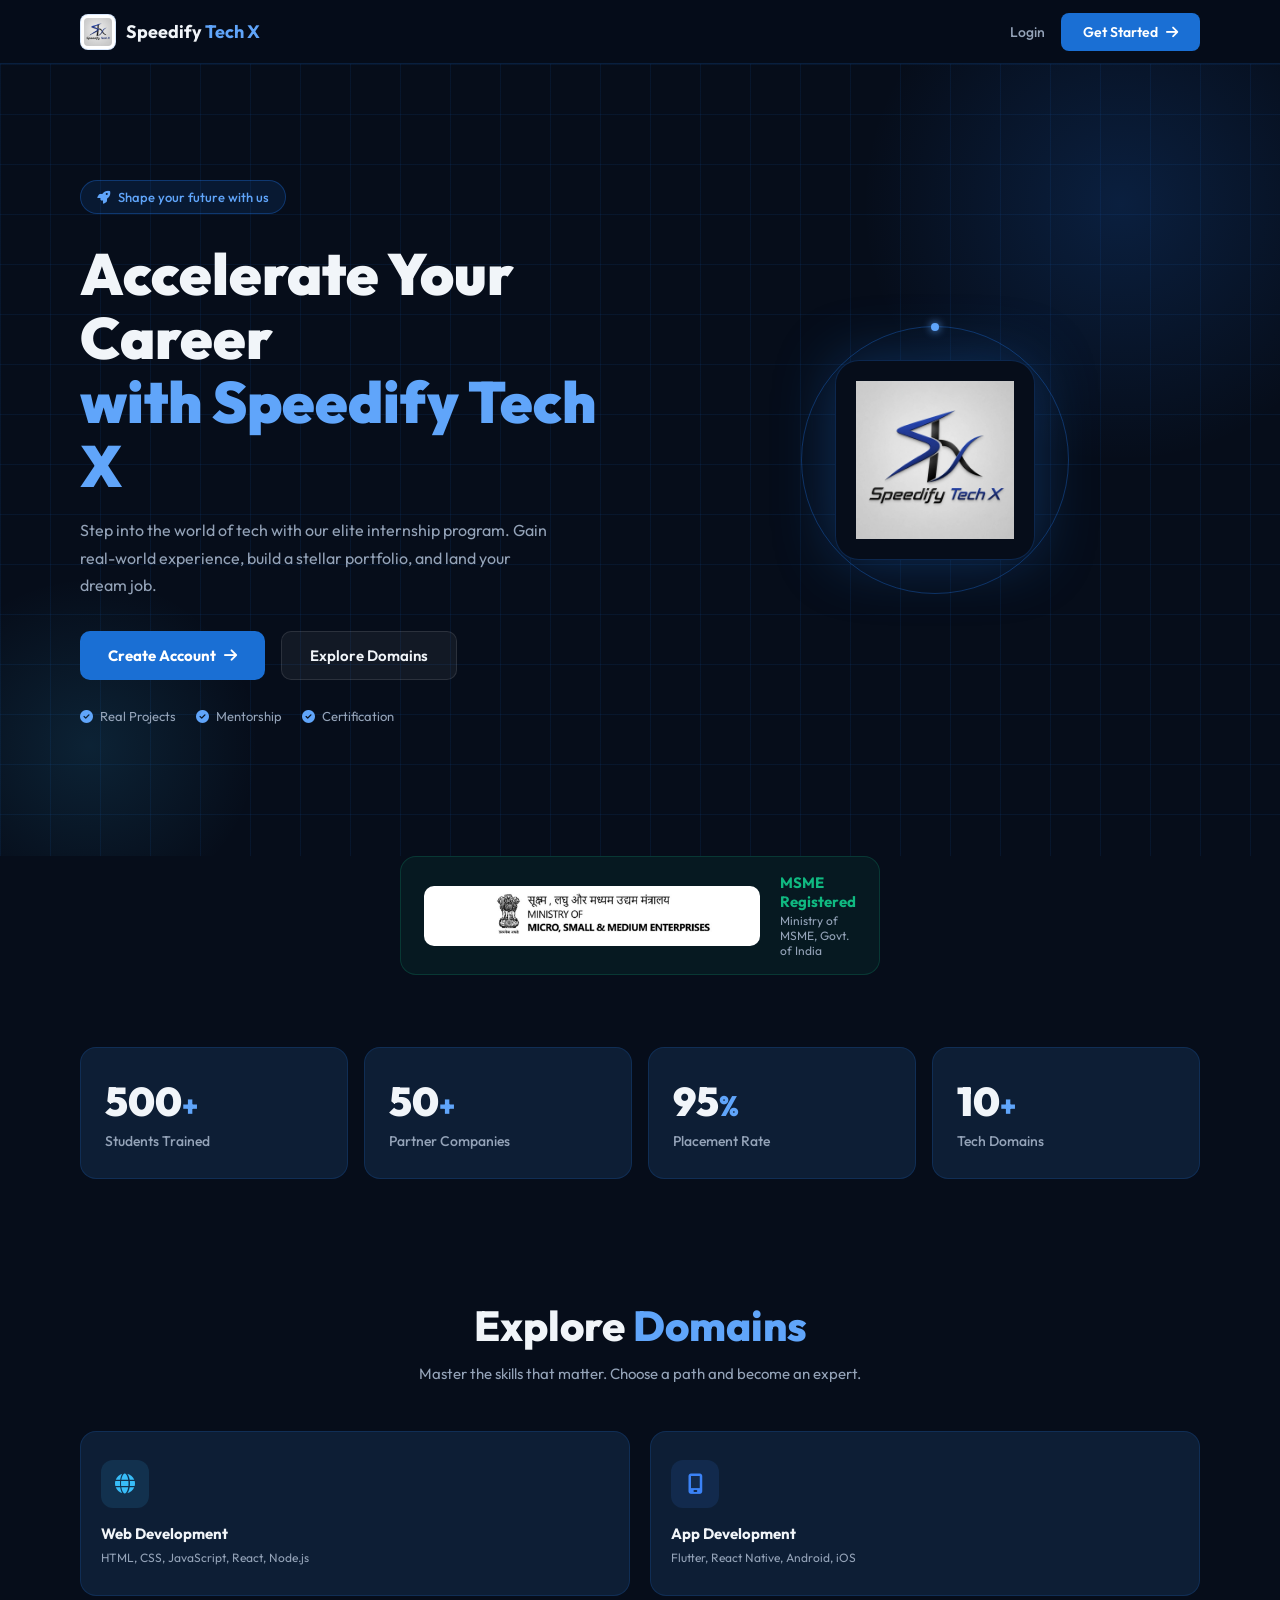
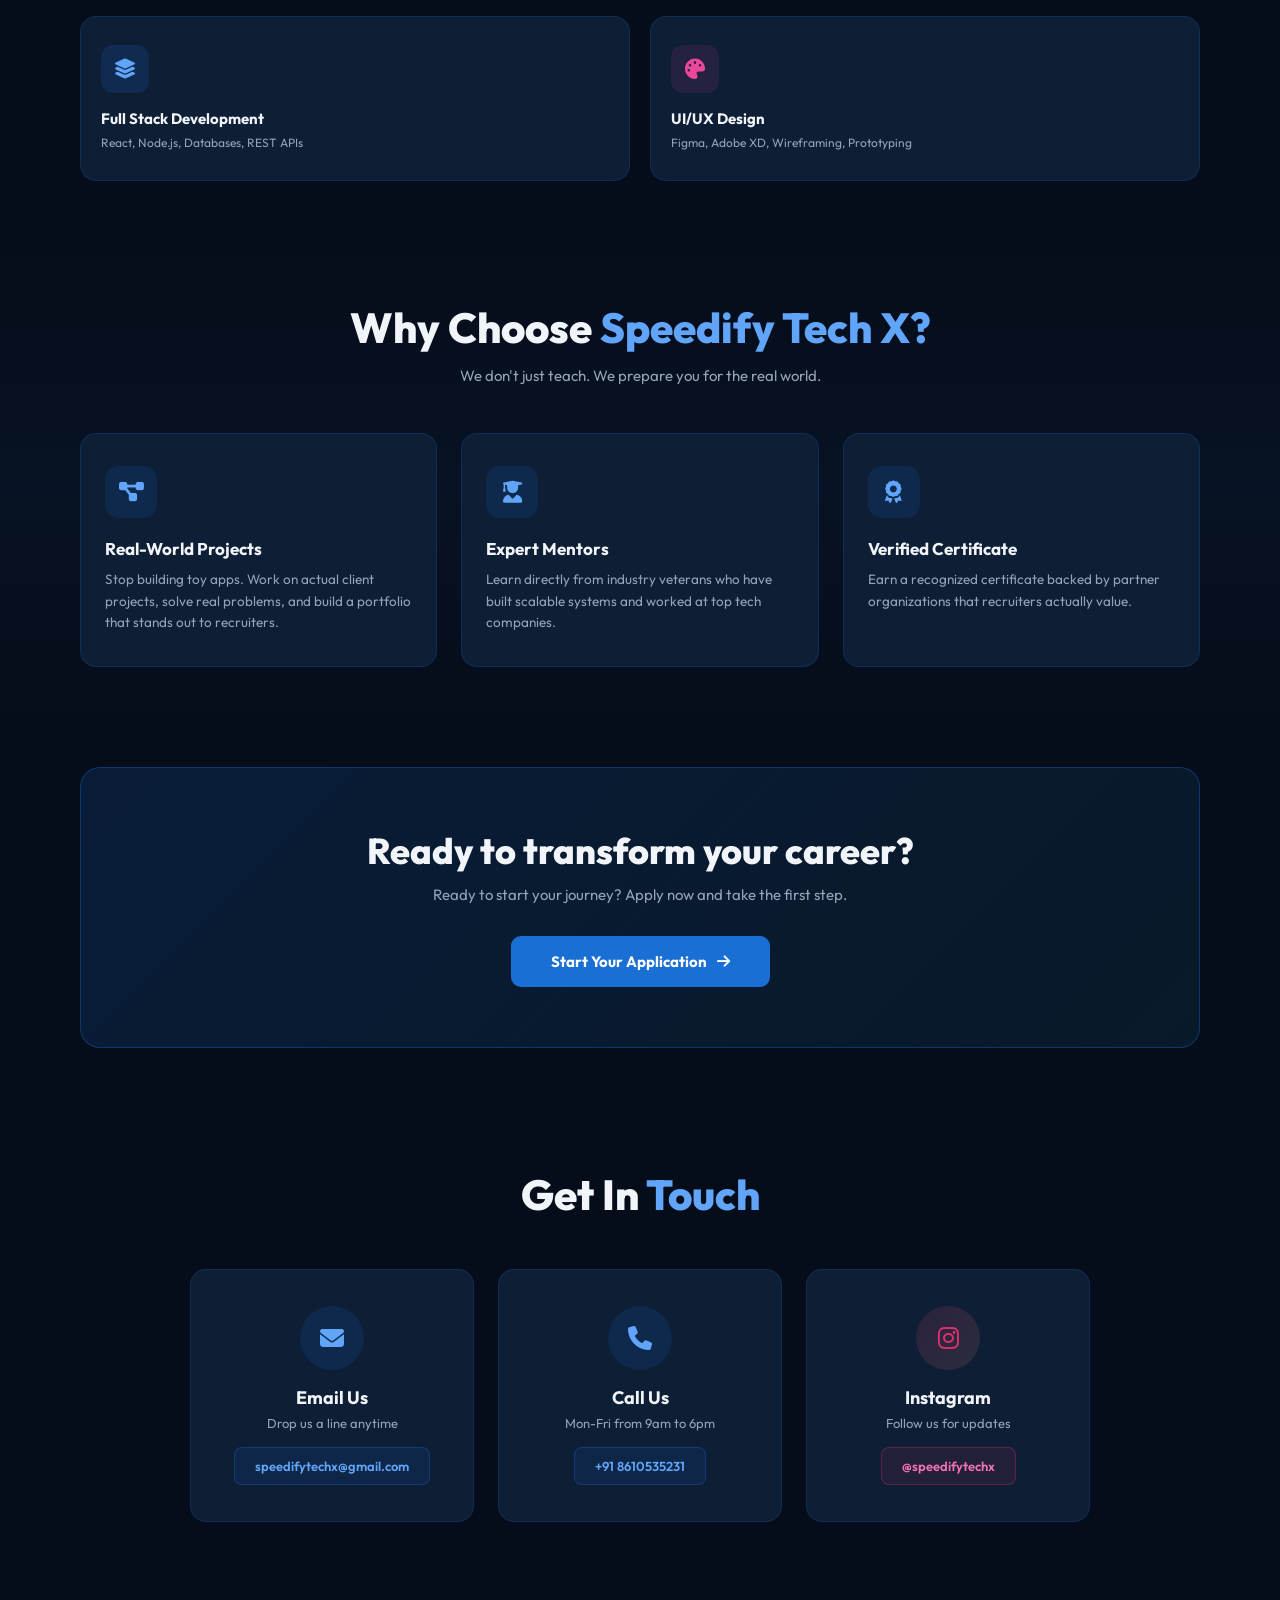
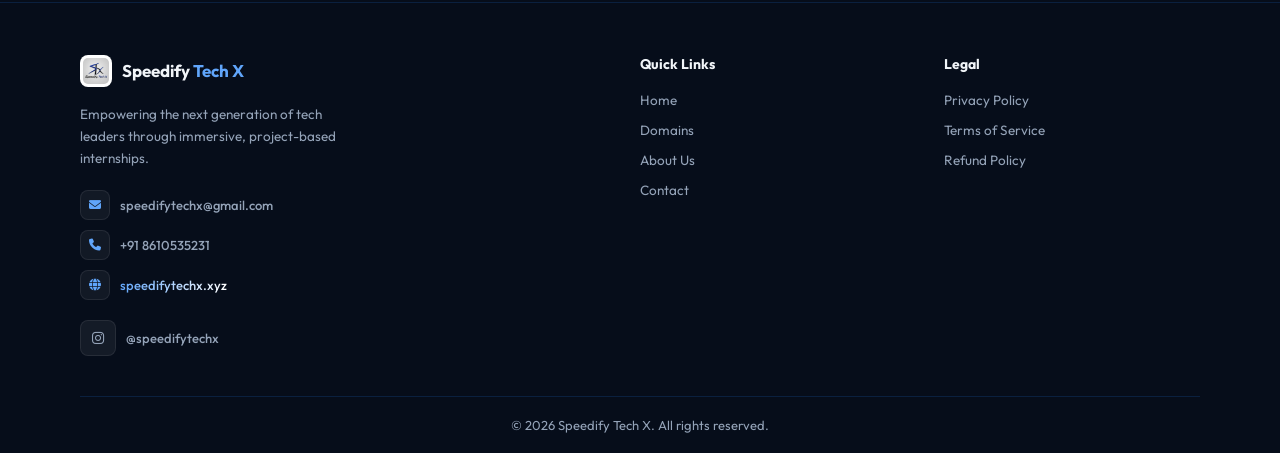
<file: landing.html>
<!DOCTYPE html>
<html lang="en">
<head>
  <meta charset="UTF-8">
  <meta name="viewport" content="width=device-width, initial-scale=1.0">
  <title>Speedify Tech X — Accelerate Your Career</title>
  <link rel="icon" type="image/jpeg" href="logo.jpeg">
  <link rel="preconnect" href="https://fonts.googleapis.com">
  <link rel="preconnect" href="https://fonts.gstatic.com" crossorigin>
  <link href="https://fonts.googleapis.com/css2?family=Outfit:wght@300;400;500;600;700;800;900&display=swap" rel="stylesheet">
  <link rel="stylesheet" href="https://cdnjs.cloudflare.com/ajax/libs/font-awesome/6.4.0/css/all.min.css">
  <link rel="stylesheet" href="landing.css?v=2">
</head>
<body>

  <!-- NAVBAR -->
  <nav class="navbar">
    <div class="container nav-inner">
      <div class="nav-brand">
        <img src="logo.jpeg" alt="Speedify Tech X" class="nav-logo">
        <span class="nav-brand-name">Speedify <span>Tech X</span></span>
      </div>
      <div class="nav-actions">
        <a href="index.html#login" class="btn-nav-login">Login</a>
        <a href="index.html#apply" class="btn-nav-cta">Get Started <i class="fa-solid fa-arrow-right"></i></a>
      </div>
      <!-- Mobile hamburger -->
      <button class="btn-mobile-nav" id="mobileNavBtn" aria-label="Toggle navigation">
        <i class="fa-solid fa-bars" id="mobileNavIcon"></i>
      </button>
    </div>
    <!-- Mobile nav drawer -->
    <div class="nav-mobile-drawer" id="mobileNavDrawer">
      <a href="#">Home</a>
      <a href="#domains">Domains</a>
      <a href="#contact">Contact</a>
      <a href="index.html#login">Login</a>
      <a href="index.html#apply">Get Started</a>
    </div>
  </nav>

  <!-- HERO -->
  <section class="hero-section">
    <div class="hero-grid-bg"></div>
    <div class="container hero">
      <div class="hero-left">
        <div class="hero-badge"><i class="fa-solid fa-rocket"></i> Shape your future with us</div>
        <h1 class="hero-title">
          Accelerate Your<br>Career<br>
          <span class="hero-title-accent">with Speedify Tech X</span>
        </h1>
        <p class="hero-desc">Step into the world of tech with our elite internship program. Gain real-world experience, build a stellar portfolio, and land your dream job.</p>
        <div class="hero-cta-row">
          <a href="index.html#apply" class="btn-hero-primary">Create Account <i class="fa-solid fa-arrow-right"></i></a>
          <a href="#domains" class="btn-hero-secondary">Explore Domains</a>
        </div>
        <div class="hero-trust-row">
          <span><i class="fa-solid fa-circle-check"></i> Real Projects</span>
          <span><i class="fa-solid fa-circle-check"></i> Mentorship</span>
          <span><i class="fa-solid fa-circle-check"></i> Certification</span>
        </div>

      </div>
      <div class="hero-right">
        <div class="hero-logo-ring">
          <div class="ring-outer"></div>
          <div class="hero-logo-card">
            <img src="logo.jpeg" alt="Speedify Tech X Logo">
          </div>
        </div>

      </div>
    </div>
  </section>

  <!-- MSME BADGE -->
  <div class="container msme-wrap">
    <div class="msme-bar">
      <div class="msme-cert-img-wrap">
        <img src="msme.jpg" alt="MSME Certificate" class="msme-cert-img">
      </div>
      <div class="msme-right-text">
        <strong class="msme-registered-title">MSME Registered</strong>
        <p class="msme-registered-sub">Ministry of MSME, Govt. of India</p>
      </div>
    </div>
  </div>

  <!-- STATS -->
  <section class="stats-section">
    <div class="container">
      <div class="stats-grid">
        <div class="stat-card"><span class="stat-num">500<span class="stat-plus">+</span></span><span class="stat-label">Students Trained</span></div>
        <div class="stat-card"><span class="stat-num">50<span class="stat-plus">+</span></span><span class="stat-label">Partner Companies</span></div>
        <div class="stat-card"><span class="stat-num">95<span class="stat-plus">%</span></span><span class="stat-label">Placement Rate</span></div>
        <div class="stat-card"><span class="stat-num">10<span class="stat-plus">+</span></span><span class="stat-label">Tech Domains</span></div>
      </div>
    </div>
  </section>

  <!-- DOMAINS -->
  <section class="domains-section" id="domains">
    <div class="container">
      <div class="section-header">
        <h2>Explore <span>Domains</span></h2>
        <p>Master the skills that matter. Choose a path and become an expert.</p>
      </div>
      <div class="domains-grid">
        <div class="domain-card"><div class="domain-icon cyan"><i class="fa-solid fa-globe"></i></div><h3>Web Development</h3><p>HTML, CSS, JavaScript, React, Node.js</p></div>
        <div class="domain-card"><div class="domain-icon blue"><i class="fa-solid fa-mobile-screen"></i></div><h3>App Development</h3><p>Flutter, React Native, Android, iOS</p></div>
        <div class="domain-card"><div class="domain-icon purple"><i class="fa-solid fa-layer-group"></i></div><h3>Full Stack Development</h3><p>React, Node.js, Databases, REST APIs</p></div>
        <div class="domain-card"><div class="domain-icon pink"><i class="fa-solid fa-palette"></i></div><h3>UI/UX Design</h3><p>Figma, Adobe XD, Wireframing, Prototyping</p></div>
      </div>
    </div>
  </section>

  <!-- WHY CHOOSE -->
  <section class="why-section">
    <div class="container">
      <div class="section-header">
        <h2>Why Choose <span>Speedify Tech X?</span></h2>
        <p>We don't just teach. We prepare you for the real world.</p>
      </div>
      <div class="why-grid">
        <div class="why-card"><div class="why-icon"><i class="fa-solid fa-diagram-project"></i></div><h3>Real-World Projects</h3><p>Stop building toy apps. Work on actual client projects, solve real problems, and build a portfolio that stands out to recruiters.</p></div>
        <div class="why-card"><div class="why-icon"><i class="fa-solid fa-user-graduate"></i></div><h3>Expert Mentors</h3><p>Learn directly from industry veterans who have built scalable systems and worked at top tech companies.</p></div>
        <div class="why-card"><div class="why-icon"><i class="fa-solid fa-award"></i></div><h3>Verified Certificate</h3><p>Earn a recognized certificate backed by partner organizations that recruiters actually value.</p></div>
      </div>
    </div>
  </section>

  <!-- CTA SECTION -->
  <section class="cta-section">
    <div class="container">
      <div class="cta-card">
        <h2>Ready to transform your career?</h2>
        <p>Ready to start your journey? Apply now and take the first step.</p>
        <a href="index.html#apply" class="btn-cta-full">Start Your Application <i class="fa-solid fa-arrow-right"></i></a>
      </div>
    </div>
  </section>

  <!-- CONTACT -->
  <section class="contact-section" id="contact">
    <div class="container">
      <div class="section-header"><h2>Get In <span>Touch</span></h2></div>
      <div class="contact-grid">
        <div class="contact-card">
          <div class="contact-icon"><i class="fa-solid fa-envelope"></i></div>
          <h3>Email Us</h3>
          <p>Drop us a line anytime</p>
          <a href="mailto:speedifytechx@gmail.com" class="contact-link">speedifytechx@gmail.com</a>
        </div>
        <div class="contact-card">
          <div class="contact-icon"><i class="fa-solid fa-phone"></i></div>
          <h3>Call Us</h3>
          <p>Mon-Fri from 9am to 6pm</p>
          <a href="tel:+918610535231" class="contact-link">+91 8610535231</a>
        </div>
        <div class="contact-card insta-card">
          <div class="contact-icon"><i class="fa-brands fa-instagram"></i></div>
          <h3>Instagram</h3>
          <p>Follow us for updates</p>
          <a href="https://www.instagram.com/speedifytechx?igsh=OW5lcGgxejd1MXJq" target="_blank" rel="noopener noreferrer" class="contact-link">@speedifytechx</a>
        </div>
      </div>
    </div>
  </section>

  <!-- FOOTER -->
  <footer class="footer">
    <div class="container">
      <div class="footer-main">
        <div class="footer-brand-col">
          <div class="footer-brand">
            <img src="logo.jpeg" alt="Speedify Tech X" class="footer-logo">
            <span class="footer-brand-name">Speedify <span>Tech X</span></span>
          </div>
          <p class="footer-brand-desc">Empowering the next generation of tech leaders through immersive, project-based internships.</p>
          <div class="footer-contact-list">
            <a href="mailto:speedifytechx@gmail.com" class="footer-contact-item footer-fade-in" style="animation-delay:0.1s">
              <i class="fa-solid fa-envelope"></i>
              <span>speedifytechx@gmail.com</span>
            </a>
            <a href="tel:+918610535231" class="footer-contact-item footer-fade-in" style="animation-delay:0.2s">
              <i class="fa-solid fa-phone"></i>
              <span>+91 8610535231</span>
            </a>
            <a href="https://speedifytechx.xyz/" target="_blank" rel="noopener noreferrer" class="footer-contact-item footer-contact-website footer-fade-in" style="animation-delay:0.3s">
              <i class="fa-solid fa-globe"></i>
              <span>speedifytechx.xyz</span>
            </a>
          </div>
          <div class="footer-socials">
            <a href="https://www.instagram.com/speedifytechx?igsh=OW5lcGgxejd1MXJq" target="_blank" rel="noopener noreferrer" class="footer-social-link footer-fade-in" style="animation-delay:0.4s" aria-label="Instagram">
              <span class="footer-social-btn"><i class="fa-brands fa-instagram"></i></span>
              <span>@speedifytechx</span>
            </a>
          </div>
        </div>
        <div class="footer-links-col">
          <h4 class="footer-col-title">Quick Links</h4>
          <ul class="footer-link-list">
            <li><a href="#">Home</a></li>
            <li><a href="#domains">Domains</a></li>
            <li><a href="#">About Us</a></li>
            <li><a href="#contact">Contact</a></li>
          </ul>
        </div>
        <div class="footer-links-col">
          <h4 class="footer-col-title">Legal</h4>
          <ul class="footer-link-list">
            <li><a href="#">Privacy Policy</a></li>
            <li><a href="#">Terms of Service</a></li>
            <li><a href="#">Refund Policy</a></li>
          </ul>
        </div>
      </div>
      <div class="footer-bottom">
        <p>© 2026 Speedify Tech X. All rights reserved.</p>
      </div>
    </div>
  </footer>

  <!-- Scroll to top -->
  <button class="scroll-top" id="scrollTop" onclick="window.scrollTo({top:0,behavior:'smooth'})">
    <i class="fa-solid fa-arrow-up"></i>
  </button>

  <script>
    window.addEventListener('scroll', () => {
      document.getElementById('scrollTop').style.opacity = window.scrollY > 300 ? '1' : '0';
    });

    // Mobile nav toggle
    const mobileNavBtn    = document.getElementById('mobileNavBtn');
    const mobileNavDrawer = document.getElementById('mobileNavDrawer');
    const mobileNavIcon   = document.getElementById('mobileNavIcon');
    if (mobileNavBtn && mobileNavDrawer) {
      mobileNavBtn.addEventListener('click', () => {
        const isOpen = mobileNavDrawer.classList.toggle('open');
        mobileNavIcon.className = isOpen ? 'fa-solid fa-xmark' : 'fa-solid fa-bars';
      });
      // Close drawer when a link is clicked
      mobileNavDrawer.querySelectorAll('a').forEach(link => {
        link.addEventListener('click', () => {
          mobileNavDrawer.classList.remove('open');
          mobileNavIcon.className = 'fa-solid fa-bars';
        });
      });
    }
  </script>
</body>
</html>
</file>
<file: landing.css>
/* Speedify Tech X — Landing Page CSS */
*, *::before, *::after { margin: 0; padding: 0; box-sizing: border-box; }

html { width: 100%; min-height: 100vh; }

:root {
  --bg: #060d1a;
  --bg2: #091221;
  --card: #0d1e35;
  --border: rgba(30,115,230,0.18);
  --purple: #1a6fd4;
  --purple-light: #60a5fa;
  --cyan: #38bdf8;
  --text: #f1f5f9;
  --muted: #94a3b8;
  --success: #10b981;
  --max-w: 1200px;
  --px: 60px;
}

body { font-family: 'Outfit', sans-serif; background: var(--bg); color: var(--text); overflow-x: hidden; width: 100%; min-height: 100vh; }

/* ── FULL-WIDTH SECTION BASE ──────────────────────────── */
section, .navbar, .footer, .msme-wrap { width: 100%; }

/* ── SHARED CONTAINER ─────────────────────────────────── */
.container {
  width: 100%;
  max-width: var(--max-w);
  margin-left: auto;
  margin-right: auto;
  padding-left: var(--px);
  padding-right: var(--px);
}

/* ── NAVBAR ───────────────────────────────────────────── */
.navbar { height: 64px; position: sticky; top: 0; z-index: 100; background: rgba(6,13,26,0.88); backdrop-filter: blur(12px); border-bottom: 1px solid var(--border); }
.nav-inner { display: flex; align-items: center; justify-content: space-between; height: 100%; padding-top: 0; padding-bottom: 0; }
.nav-brand { display: flex; align-items: center; gap: 10px; }
.nav-logo { width: 36px; height: 36px; border-radius: 8px; object-fit: contain; background: #fff; border: 1px solid var(--border); padding: 3px; }
.nav-brand-name { font-size: 18px; font-weight: 700; color: var(--text); }
.nav-brand-name span { color: var(--purple-light); }
.nav-actions { display: flex; align-items: center; gap: 16px; }
.btn-nav-login { color: var(--muted); text-decoration: none; font-size: 14px; font-weight: 500; transition: color 0.2s; }
.btn-nav-login:hover { color: var(--text); }
.btn-nav-cta { background: var(--purple); color: #fff; padding: 10px 22px; border-radius: 8px; text-decoration: none; font-size: 14px; font-weight: 600; display: flex; align-items: center; gap: 8px; transition: all 0.2s; }
.btn-nav-cta:hover { background: #1558b0; transform: translateY(-1px); }

/* ── HERO ─────────────────────────────────────────────── */
.hero-section { position: relative; width: 100%; overflow: hidden; }
.hero-grid-bg {
  position: absolute; inset: 0;
  background-image:
    linear-gradient(rgba(30,115,230,0.09) 1px, transparent 1px),
    linear-gradient(90deg, rgba(30,115,230,0.09) 1px, transparent 1px);
  background-size: 50px 50px;
  pointer-events: none; z-index: 0;
  animation: gridPulse 6s ease-in-out infinite alternate;
}
@keyframes gridPulse {
  0%   { opacity: 0.6; }
  100% { opacity: 1; }
}
/* Floating blue orbs */
.hero-section::before {
  content: '';
  position: absolute;
  width: 520px; height: 520px;
  border-radius: 50%;
  background: radial-gradient(circle, rgba(30,115,230,0.18) 0%, transparent 70%);
  top: -120px; right: -100px;
  pointer-events: none; z-index: 0;
  animation: orbFloat 10s ease-in-out infinite alternate;
}
.hero-section::after {
  content: '';
  position: absolute;
  width: 340px; height: 340px;
  border-radius: 50%;
  background: radial-gradient(circle, rgba(56,189,248,0.12) 0%, transparent 70%);
  bottom: -60px; left: -80px;
  pointer-events: none; z-index: 0;
  animation: orbFloat 13s ease-in-out infinite alternate-reverse;
}
@keyframes orbFloat {
  0%   { transform: translate(0,0) scale(1); }
  100% { transform: translate(30px, 40px) scale(1.08); }
}
.hero { min-height: 88vh; display: flex; align-items: center; justify-content: space-between; padding-top: 60px; padding-bottom: 60px; gap: 60px; position: relative; z-index: 1; }
.hero-left { flex: 1; max-width: 560px; z-index: 1; }
.hero-badge { display: inline-flex; align-items: center; gap: 8px; background: rgba(30,115,230,0.12); border: 1px solid rgba(30,115,230,0.35); color: var(--purple-light); padding: 8px 16px; border-radius: 30px; font-size: 13px; font-weight: 500; margin-bottom: 28px; }
.hero-title { font-size: clamp(36px, 5vw, 58px); font-weight: 900; line-height: 1.1; margin-bottom: 20px; }
.hero-title-accent { color: var(--purple-light); }
.hero-desc { font-size: 16px; color: var(--muted); line-height: 1.7; margin-bottom: 32px; max-width: 480px; }
.hero-cta-row { display: flex; gap: 16px; margin-bottom: 28px; flex-wrap: wrap; }
.btn-hero-primary { background: var(--purple); color: #fff; padding: 14px 28px; border-radius: 10px; text-decoration: none; font-size: 15px; font-weight: 700; display: flex; align-items: center; gap: 8px; transition: all 0.2s; }
.btn-hero-primary:hover { background: #1558b0; transform: translateY(-2px); box-shadow: 0 8px 24px rgba(26,111,212,0.4); }
.btn-hero-secondary { background: rgba(255,255,255,0.05); color: var(--text); padding: 14px 28px; border-radius: 10px; text-decoration: none; font-size: 15px; font-weight: 600; border: 1px solid rgba(255,255,255,0.1); transition: all 0.2s; }
.btn-hero-secondary:hover { background: rgba(255,255,255,0.1); }
.hero-trust-row { display: flex; gap: 20px; font-size: 13px; color: var(--muted); margin-bottom: 16px; flex-wrap: wrap; }
.hero-trust-row i { color: var(--purple-light); margin-right: 4px; }

/* HERO RIGHT */
.hero-right { flex: 1; display: flex; align-items: center; justify-content: center; position: relative; min-height: 380px; z-index: 1; overflow: visible; }
.hero-logo-ring { position: relative; width: 220px; height: 220px; display: flex; align-items: center; justify-content: center; }
.ring-outer { position: absolute; inset: -24px; border-radius: 50%; border: 1.5px solid rgba(30,115,230,0.35); animation: spin 20s linear infinite; }
.ring-outer::before { content:''; position: absolute; top: -4px; left: 50%; width: 8px; height: 8px; background: var(--purple-light); border-radius: 50%; transform: translateX(-50%); box-shadow: 0 0 8px var(--purple-light); }
.hero-logo-card { width: 200px; height: 200px; background: #060d1a; border-radius: 24px; display: flex; align-items: center; justify-content: center; box-shadow: 0 0 60px rgba(26,111,212,0.35); border: 1px solid rgba(30,115,230,0.25); padding: 20px; }
.hero-logo-card img { width: 100%; height: 100%; object-fit: contain; border-radius: 0; }
@keyframes spin { from { transform: rotate(0deg); } to { transform: rotate(360deg); } }


/* ── MSME BAR ─────────────────────────────────────────── */
.msme-wrap { padding-top: 0; padding-bottom: 32px; }
.msme-bar { background: rgba(16,185,129,0.07); border: 1px solid rgba(16,185,129,0.2); border-radius: 16px; padding: 16px 28px; display: flex; align-items: center; justify-content: center; gap: 20px; max-width: 480px; margin: 0 auto; }
.msme-cert-img-wrap { background: #fff; border-radius: 10px; overflow: hidden; flex-shrink: 0; height: 60px; display: flex; align-items: center; padding: 4px 8px; }
.msme-cert-img { height: 52px; width: auto; object-fit: contain; display: block; }
.msme-right-text { display: flex; flex-direction: column; gap: 2px; }
.msme-registered-title { color: var(--success); font-size: 15px; font-weight: 700; }
.msme-registered-sub { color: var(--muted); font-size: 12px; }

/* ── STATS ────────────────────────────────────────────── */
.stats-section { padding: 40px 0 60px; }
.stats-grid { display: grid; grid-template-columns: repeat(4, 1fr); gap: 16px; }
.stat-card { background: var(--card); border: 1px solid var(--border); border-radius: 16px; padding: 28px 24px; display: flex; flex-direction: column; gap: 6px; transition: border-color 0.2s; }
.stat-card:hover { border-color: rgba(30,115,230,0.45); }
.stat-num { font-size: 40px; font-weight: 900; color: var(--text); }
.stat-plus { color: var(--purple-light); font-size: 28px; }
.stat-label { color: var(--muted); font-size: 14px; font-weight: 500; }

/* ── SECTION HEADER ───────────────────────────────────── */
.section-header { text-align: center; margin-bottom: 48px; }
.section-header h2 { font-size: clamp(28px, 4vw, 42px); font-weight: 800; margin-bottom: 12px; }
.section-header h2 span { color: var(--purple-light); }
.section-header p { color: var(--muted); font-size: 15px; max-width: 500px; margin: 0 auto; }

/* ── DOMAINS ──────────────────────────────────────────── */
.domains-section { padding: 60px 0; }
.domains-grid { display: grid; grid-template-columns: repeat(2, 1fr); gap: 20px; }

/* ── DOMAIN CARDS ─ full-width stretch ────────────────── */
.domain-card { background: var(--card); border: 1px solid var(--border); border-radius: 16px; padding: 28px 20px; transition: all 0.2s; cursor: default; width: 100%; }
.domain-card:hover { border-color: rgba(30,115,230,0.5); transform: translateY(-4px); box-shadow: 0 12px 32px rgba(26,111,212,0.2); }
.domain-icon { width: 48px; height: 48px; border-radius: 12px; display: flex; align-items: center; justify-content: center; font-size: 20px; margin-bottom: 16px; }
.domain-icon.cyan   { background: rgba(56,189,248,0.12);  color: #38bdf8; }
.domain-icon.purple { background: rgba(30,115,230,0.15);  color: var(--purple-light); }
.domain-icon.red    { background: rgba(244,63,94,0.1);    color: #f43f5e; }
.domain-icon.green  { background: rgba(16,185,129,0.1);   color: #10b981; }
.domain-icon.pink   { background: rgba(236,72,153,0.1);   color: #ec4899; }
.domain-icon.blue   { background: rgba(59,130,246,0.12);  color: #3b82f6; }
.domain-card h3 { font-size: 15px; font-weight: 700; margin-bottom: 6px; }
.domain-card p  { font-size: 12px; color: var(--muted); line-height: 1.5; }

/* ── WHY SECTION ──────────────────────────────────────── */
.why-section { padding: 60px 0; background: linear-gradient(180deg, transparent 0%, rgba(26,111,212,0.05) 50%, transparent 100%); }
.why-grid { display: grid; grid-template-columns: repeat(3, 1fr); gap: 24px; }
.why-card { background: var(--card); border: 1px solid var(--border); border-radius: 16px; padding: 32px 24px; transition: all 0.2s; }
.why-card:hover { border-color: rgba(30,115,230,0.45); transform: translateY(-4px); }
.why-icon { width: 52px; height: 52px; background: rgba(30,115,230,0.13); border-radius: 14px; display: flex; align-items: center; justify-content: center; font-size: 22px; color: var(--purple-light); margin-bottom: 20px; }
.why-card h3 { font-size: 17px; font-weight: 700; margin-bottom: 10px; }
.why-card p  { font-size: 13.5px; color: var(--muted); line-height: 1.6; }

/* ── CTA ──────────────────────────────────────────────── */
.cta-section { padding: 40px 0 60px; }
.cta-card { background: linear-gradient(135deg, rgba(26,111,212,0.16) 0%, rgba(56,189,248,0.07) 100%); border: 1px solid rgba(30,115,230,0.32); border-radius: 20px; padding: 60px 40px; text-align: center; }
.cta-card h2 { font-size: clamp(24px, 3vw, 36px); font-weight: 800; margin-bottom: 12px; }
.cta-card p  { color: var(--muted); font-size: 15px; margin-bottom: 32px; }
.btn-cta-full { display: inline-flex; align-items: center; gap: 10px; background: var(--purple); color: #fff; padding: 16px 40px; border-radius: 10px; text-decoration: none; font-size: 15px; font-weight: 700; transition: all 0.2s; }
.btn-cta-full:hover { background: #1558b0; transform: translateY(-2px); box-shadow: 0 8px 32px rgba(26,111,212,0.45); }

/* ── CONTACT ──────────────────────────────────────────── */
.contact-section { padding: 60px 0; }
.contact-grid { display: grid; grid-template-columns: repeat(3, 1fr); gap: 24px; max-width: 900px; margin: 0 auto; }
.contact-card { background: var(--card); border: 1px solid var(--border); border-radius: 16px; padding: 36px 24px; text-align: center; }
.contact-icon { width: 64px; height: 64px; background: rgba(30,115,230,0.13); border-radius: 50%; display: flex; align-items: center; justify-content: center; font-size: 24px; color: var(--purple-light); margin: 0 auto 16px; }
.contact-card h3 { font-size: 18px; font-weight: 700; margin-bottom: 6px; }
.contact-card p  { color: var(--muted); font-size: 13px; margin-bottom: 16px; }
.contact-link { display: inline-block; background: rgba(30,115,230,0.1); border: 1px solid rgba(30,115,230,0.28); color: var(--purple-light); padding: 10px 20px; border-radius: 8px; text-decoration: none; font-size: 13px; font-weight: 600; transition: all 0.2s; }
.contact-link:hover { background: rgba(30,115,230,0.22); }
/* Instagram card special style */
.contact-card.insta-card .contact-icon { background: linear-gradient(135deg, rgba(225,48,108,0.15), rgba(253,160,133,0.12)); color: #e1306c; }
.contact-card.insta-card .contact-link { background: rgba(225,48,108,0.1); border-color: rgba(225,48,108,0.3); color: #f472b6; }
.contact-card.insta-card .contact-link:hover { background: rgba(225,48,108,0.2); }

/* ── FOOTER ───────────────────────────────────────────── */
.footer { border-top: 1px solid var(--border); margin-top: 20px; }
.footer-main { display: grid; grid-template-columns: 2fr 1fr 1fr; gap: 48px; padding: 52px 0 40px; }
.footer-brand-col { display: flex; flex-direction: column; gap: 16px; }
.footer-brand { display: flex; align-items: center; gap: 10px; }
.footer-logo { width: 32px; height: 32px; border-radius: 8px; object-fit: contain; background: #fff; padding: 3px; }
.footer-brand-name { font-size: 17px; font-weight: 700; color: var(--text); }
.footer-brand-name span { color: var(--purple-light); }
.footer-brand-desc { color: var(--muted); font-size: 13.5px; line-height: 1.65; max-width: 280px; }

/* Footer contact + animation */
@keyframes footerFadeUp {
  from { opacity: 0; transform: translateY(14px); }
  to   { opacity: 1; transform: translateY(0); }
}
@keyframes footerIconPulse {
  0%, 100% { box-shadow: 0 0 0 0 rgba(26,111,212,0.35); }
  50%      { box-shadow: 0 0 0 6px rgba(26,111,212,0); }
}
@keyframes footerLinkShimmer {
  0%   { background-position: 200% center; }
  100% { background-position: -200% center; }
}
.footer-fade-in { opacity: 0; animation: footerFadeUp 0.65s ease forwards; }
.footer-contact-list { display: flex; flex-direction: column; gap: 10px; margin-top: 4px; }
.footer-contact-item {
  display: inline-flex;
  align-items: center;
  gap: 10px;
  color: var(--muted);
  text-decoration: none;
  font-size: 13px;
  font-weight: 500;
  transition: color 0.25s ease, transform 0.25s ease;
}
.footer-contact-item i {
  width: 30px;
  height: 30px;
  border-radius: 8px;
  background: rgba(255,255,255,0.05);
  border: 1px solid rgba(255,255,255,0.08);
  display: flex;
  align-items: center;
  justify-content: center;
  font-size: 12px;
  color: var(--purple-light);
  flex-shrink: 0;
  transition: background 0.25s ease, transform 0.25s ease, box-shadow 0.25s ease;
}
.footer-contact-item:hover {
  color: var(--text);
  transform: translateX(5px);
}
.footer-contact-item:hover i {
  background: rgba(26,111,212,0.2);
  border-color: rgba(30,115,230,0.38);
  transform: scale(1.08);
  animation: footerIconPulse 1.4s ease infinite;
}
.footer-contact-website span {
  background: linear-gradient(90deg, var(--purple-light), #fff, var(--purple-light));
  background-size: 200% auto;
  -webkit-background-clip: text;
  background-clip: text;
  -webkit-text-fill-color: transparent;
  animation: footerLinkShimmer 4s linear infinite;
}
.footer-socials { display: flex; gap: 10px; margin-top: 4px; }
.footer-social-link {
  display: inline-flex;
  align-items: center;
  gap: 10px;
  color: var(--muted);
  text-decoration: none;
  font-size: 13px;
  font-weight: 500;
  transition: color 0.2s ease, transform 0.2s ease;
}
.footer-social-link:hover { color: var(--text); transform: translateX(4px); }
.footer-social-btn { width: 36px; height: 36px; border-radius: 8px; background: rgba(255,255,255,0.06); border: 1px solid rgba(255,255,255,0.08); color: var(--muted); display: flex; align-items: center; justify-content: center; font-size: 14px; transition: all 0.2s; }
.footer-social-link:hover .footer-social-btn { background: rgba(30,115,230,0.18); border-color: rgba(30,115,230,0.35); color: var(--purple-light); }
.footer-links-col { display: flex; flex-direction: column; gap: 12px; }
.footer-col-title { font-size: 14px; font-weight: 700; color: var(--text); margin-bottom: 4px; }
.footer-link-list { list-style: none; display: flex; flex-direction: column; gap: 10px; }
.footer-link-list a { color: var(--muted); text-decoration: none; font-size: 13.5px; transition: color 0.2s; }
.footer-link-list a:hover { color: var(--purple-light); }
.footer-bottom { padding: 20px 0; border-top: 1px solid var(--border); display: flex; align-items: center; justify-content: center; flex-wrap: wrap; gap: 12px; }
.footer-bottom p { color: var(--muted); font-size: 13px; }

/* ── SCROLL TO TOP ────────────────────────────────────── */
.scroll-top { position: fixed; bottom: 28px; right: 28px; width: 44px; height: 44px; background: var(--purple); color: #fff; border: none; border-radius: 50%; cursor: pointer; font-size: 16px; display: flex; align-items: center; justify-content: center; opacity: 0; transition: opacity 0.3s, transform 0.2s; box-shadow: 0 4px 16px rgba(26,111,212,0.45); }
.scroll-top:hover { transform: translateY(-3px); }

/* ── RESPONSIVE ───────────────────────────────────────── */
@media (max-width: 1280px) {
  :root { --px: 40px; }
}

@media (max-width: 1024px) {
  :root { --px: 24px; }
  .hero { flex-direction: column; align-items: center; padding-top: 48px; padding-bottom: 48px; text-align: center; }
  .hero-left {
    max-width: 100%;
    width: 100%;
    display: flex;
    flex-direction: column;
    align-items: center;
  }
  .hero-desc { margin-left: auto; margin-right: auto; }
  .hero-badge, .hero-trust-row { justify-content: center; }
  .hero-cta-row { justify-content: center; width: 100%; }
  .hero-right { min-height: 280px; width: 100%; }
  .msme-wrap { display: flex; justify-content: center; }
  .stats-grid { grid-template-columns: repeat(2, 1fr); }
  .domains-grid { grid-template-columns: repeat(2, 1fr); }
  .why-grid { grid-template-columns: 1fr; }
  .contact-grid { grid-template-columns: 1fr 1fr; }
  .footer-main { grid-template-columns: 1fr 1fr; gap: 32px; padding-top: 40px; padding-bottom: 32px; }
  .footer-brand-col { grid-column: 1 / -1; }
}

@media (max-width: 640px) {
  :root { --px: 20px; }
  .navbar { position: relative; }
  .nav-inner { gap: 12px; }
  .btn-mobile-nav { display: block; margin-left: auto; flex-shrink: 0; }
  .nav-actions { display: none; }
  .nav-brand { min-width: 0; }
  .nav-brand-name { font-size: 16px; }

  /* Hero */
  .hero { min-height: auto; gap: 36px; padding-top: 40px; padding-bottom: 40px; }
  .hero-title { font-size: clamp(30px, 8vw, 44px); }
  .hero-desc { font-size: 14px; }
  .btn-hero-primary,
  .btn-hero-secondary { width: 100%; justify-content: center; padding: 13px 20px; }
  .hero-right { min-height: 240px; }
  .hero-logo-card { width: 160px; height: 160px; }
  .hero-logo-ring { width: 160px; height: 160px; }

  /* MSME */
  .msme-bar {
    flex-direction: column;
    text-align: center;
    width: 100%;
    max-width: 100%;
    align-items: center;
    padding: 14px 18px;
  }
  .msme-cert-img-wrap {
    width: 100%;
    max-width: 280px;
    justify-content: center;
  }
  .msme-cert-img {
    max-width: 100%;
    width: auto;
    height: auto;
    max-height: 56px;
    object-fit: contain;
  }
  .msme-right-text { align-items: center; text-align: center; }

  /* Stats */
  .stats-grid { grid-template-columns: 1fr 1fr; gap: 12px; }
  .stat-card { padding: 20px 16px; align-items: center; text-align: center; }
  .stat-num { font-size: 32px; }

  /* Domains */
  .domains-grid { grid-template-columns: 1fr 1fr; gap: 12px; }
  .domain-card {
    padding: 20px 14px;
    display: flex;
    flex-direction: column;
    align-items: center;
    text-align: center;
  }

  /* Why */
  .why-grid { grid-template-columns: 1fr; }
  .why-card {
    width: 100%;
    display: flex;
    flex-direction: column;
    align-items: center;
    text-align: center;
  }

  /* CTA */
  .cta-card { padding: 40px 20px; }
  .btn-cta-full { width: 100%; justify-content: center; }

  /* Contact */
  .contact-grid { grid-template-columns: 1fr; }
  .contact-card { width: 100%; }

  /* Footer */
  .footer-main { grid-template-columns: 1fr; gap: 24px; padding-top: 28px; padding-bottom: 20px; }
  .footer-brand-col {
    grid-column: auto;
    align-items: center;
    text-align: center;
  }
  .footer-brand { justify-content: center; }
  .footer-brand-desc { max-width: 100%; text-align: center; }
  .footer-contact-list { align-items: center; width: 100%; }
  .footer-contact-item { max-width: 320px; width: 100%; }
  .footer-socials { justify-content: center; width: 100%; }
  .footer-links-col { align-items: center; text-align: center; }
  .footer-link-list { align-items: center; }
  .footer-bottom { flex-direction: column; text-align: center; justify-content: center; }

  /* Scroll top */
  .scroll-top { bottom: 16px; right: 16px; width: 40px; height: 40px; font-size: 14px; }
}

/* ── MOBILE NAV HAMBURGER ─────────────────────────────── */
.btn-mobile-nav {
  display: none;
  background: transparent;
  border: none;
  color: var(--text);
  font-size: 22px;
  cursor: pointer;
  padding: 4px 8px;
  border-radius: 8px;
  transition: background 0.2s;
}
.btn-mobile-nav:hover { background: rgba(255,255,255,0.08); }

/* Mobile nav drawer */
.nav-mobile-drawer {
  display: none;
  flex-direction: column;
  gap: 8px;
  background: rgba(6,13,26,0.97);
  border-top: 1px solid var(--border);
  padding: 16px var(--px);
  position: absolute;
  top: 64px;
  left: 0;
  right: 0;
  z-index: 99;
  backdrop-filter: blur(12px);
}
.nav-mobile-drawer.open { display: flex; }
.nav-mobile-drawer a {
  color: var(--muted);
  text-decoration: none;
  font-size: 15px;
  font-weight: 500;
  padding: 10px 0;
  border-bottom: 1px solid var(--border);
  transition: color 0.2s;
}
.nav-mobile-drawer a:last-child { border-bottom: none; }
.nav-mobile-drawer a:hover { color: var(--text); }

@media (max-width: 400px) {
  :root { --px: 14px; }
  .domains-grid { grid-template-columns: 1fr; }
  .stats-grid { grid-template-columns: 1fr; }
  .hero-trust-row {
    flex-direction: column;
    align-items: center;
    gap: 8px;
  }
  .hero-title { text-align: center; }
}
</file>
